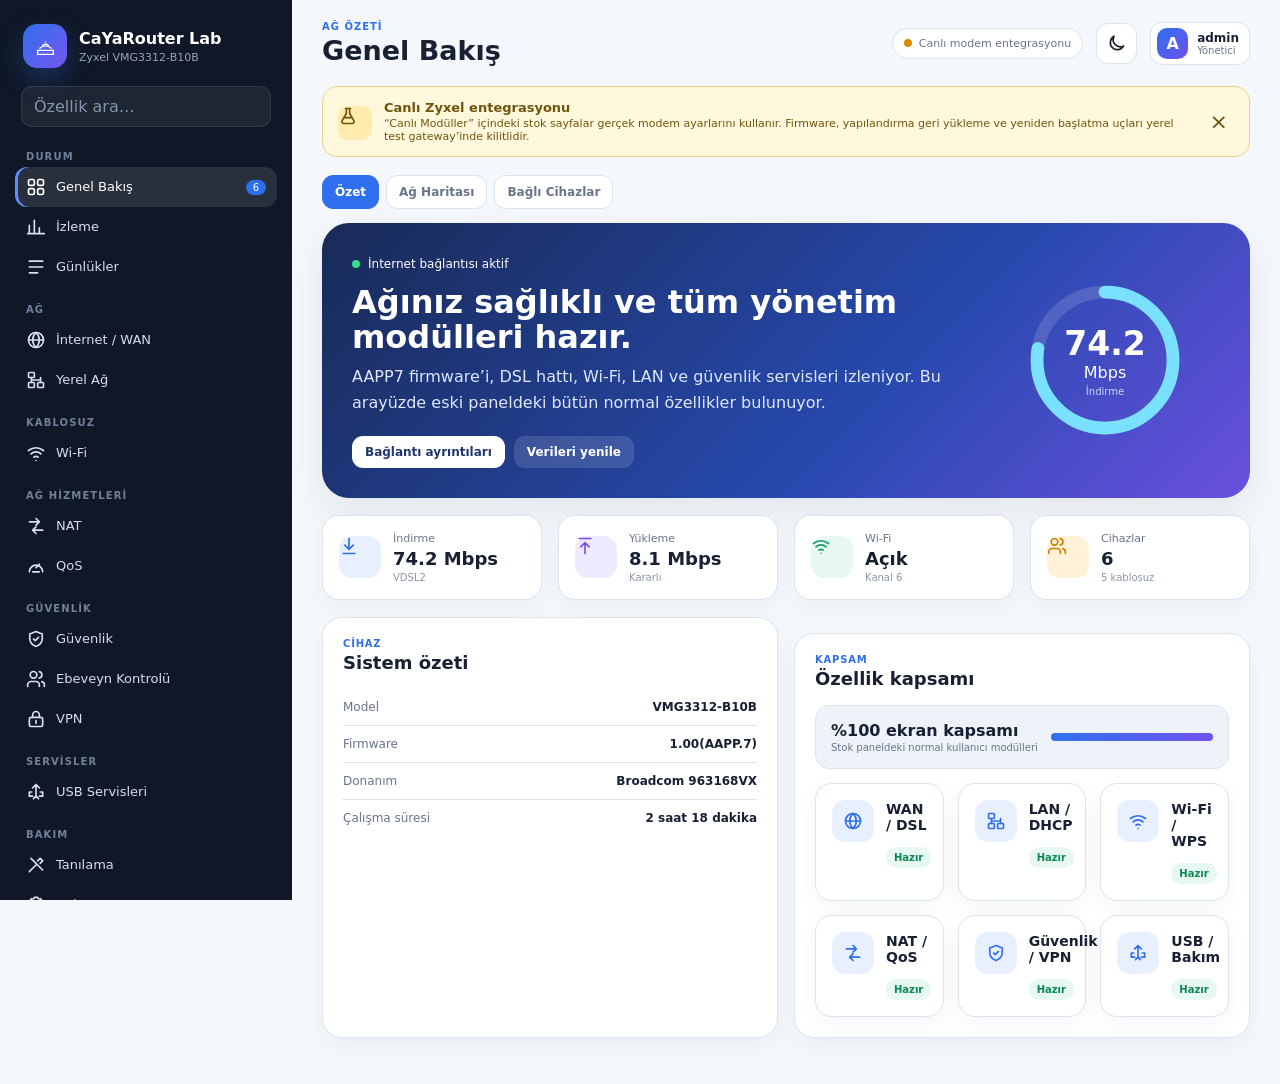
<file: ui-prototype/index.html>
<!doctype html>
<html lang="tr">
<head>
  <meta charset="utf-8">
  <meta name="viewport" content="width=device-width, initial-scale=1">
  <meta name="color-scheme" content="light dark">
  <title>CaYaRouter Lab — Zyxel VMG3312-B10B</title>
  <link rel="stylesheet" href="full-styles.css">
  <link rel="stylesheet" href="live-styles.css">
</head>
<body>
  <div class="app-shell">
    <aside class="sidebar" id="sidebar">
      <div class="brand">
        <div class="brand-mark" aria-hidden="true">
          <svg viewBox="0 0 48 48"><path d="M10 31h28v7H10zM14 27a14 14 0 0 1 20 0M19 22a7 7 0 0 1 10 0M24 16h.01"/></svg>
        </div>
        <div><strong>CaYaRouter Lab</strong><span>Zyxel VMG3312-B10B</span></div>
      </div>
      <div class="nav-search"><input id="menuSearch" type="search" placeholder="Özellik ara…" aria-label="Menüde ara"></div>
      <nav id="mainNav" aria-label="Yönetim menüsü"></nav>
      <div class="sidebar-footer">
        <div class="health-row"><i class="health-dot"></i><div><strong>Modem çevrimiçi</strong><small>1.00(AAPP.7) • Canlı Zyxel modülleri</small></div></div>
      </div>
    </aside>

    <main class="workspace">
      <header class="topbar">
        <div class="topbar-left">
          <button class="icon-button mobile-only" id="menuButton" aria-label="Menüyü aç"><span data-icon="menu"></span></button>
          <div><p class="eyebrow" id="pageEyebrow">Ağ özeti</p><h1 id="pageTitle">Genel Bakış</h1></div>
        </div>
        <div class="topbar-actions">
          <div class="mode-pill"><i></i> Canlı modem entegrasyonu</div>
          <button class="icon-button" id="themeButton" aria-label="Temayı değiştir"><span data-icon="moon"></span></button>
          <button class="profile-button" type="button"><span class="avatar">A</span><span class="profile-copy"><strong>admin</strong><small>Yönetici</small></span></button>
        </div>
      </header>

      <div class="safety-banner" id="safetyBanner">
        <span class="banner-icon" data-icon="flask"></span>
        <div><strong>Canlı Zyxel entegrasyonu</strong><span>“Canlı Modüller” içindeki stok sayfalar gerçek modem ayarlarını kullanır. Firmware, yapılandırma geri yükleme ve yeniden başlatma uçları yerel test gateway’inde kilitlidir.</span></div>
        <button id="dismissBanner" aria-label="Bildirimi kapat">×</button>
      </div>

      <div class="tabbar" id="tabbar" aria-label="Sayfa sekmeleri"></div>
      <section class="page-content" id="pageContent" aria-live="polite"></section>
      <div class="toast" id="toast" role="status" aria-live="polite"></div>
    </main>
  </div>

  <div class="modal-backdrop" id="modalBackdrop" role="dialog" aria-modal="true" aria-labelledby="modalTitle">
    <div class="modal">
      <div class="modal-header"><h3 id="modalTitle">Kayıt ekle</h3><button class="modal-close" id="modalClose" aria-label="Kapat">×</button></div>
      <div id="modalBody"></div>
      <div class="modal-footer"><button class="secondary-button" id="modalCancel">Vazgeç</button><button class="primary-button" id="modalSave">Kaydet</button></div>
    </div>
  </div>

  <script src="live-modules.js"></script>
  <script src="full-app.js"></script>
</body>
</html>
</file>
<file: ui-prototype/full-styles.css>
:root{--bg:#f4f7fb;--surface:#fff;--surface2:#eef3f9;--surface3:#e5ecf5;--text:#182033;--muted:#69758a;--line:#dce4ef;--primary:#2f6fed;--primary2:#6f52ed;--success:#159f68;--warning:#d98b00;--danger:#d33a2c;--sidebar:#101827;--sidebarText:#d6dfed;--shadow:0 14px 38px rgba(27,39,68,.08);--radius:20px}*{box-sizing:border-box}html{font-family:Inter,ui-sans-serif,system-ui,-apple-system,BlinkMacSystemFont,"Segoe UI",sans-serif;background:var(--bg);color:var(--text)}body{margin:0;min-width:320px;background:var(--bg)}button,input,select,textarea{font:inherit}.app-shell{min-height:100vh;display:grid;grid-template-columns:292px minmax(0,1fr)}.sidebar{position:sticky;top:0;height:100vh;background:var(--sidebar);color:var(--sidebarText);display:flex;flex-direction:column;padding:20px 15px;overflow:auto;z-index:30}.brand{display:flex;align-items:center;gap:12px;padding:4px 8px 18px}.brand-mark{width:44px;height:44px;border-radius:14px;display:grid;place-items:center;color:#fff;background:linear-gradient(135deg,#2f6fed,#7757ee);box-shadow:0 10px 24px rgba(47,111,237,.28)}.brand-mark svg{width:27px;height:27px;fill:none;stroke:currentColor;stroke-width:2.4;stroke-linecap:round}.brand strong,.brand span{display:block}.brand strong{color:#fff;font-size:16px}.brand span{color:#94a4bc;font-size:11px;margin-top:3px}.nav-search{padding:0 6px 14px}.nav-search input{width:100%;border:1px solid rgba(255,255,255,.09);background:rgba(255,255,255,.06);color:#fff;border-radius:11px;padding:10px 12px;outline:none}.nav-search input::placeholder{color:#8595ad}.nav-group{margin:3px 0 10px}.nav-group-label{display:block;padding:7px 11px 5px;color:#708098;font-size:10px;font-weight:800;text-transform:uppercase;letter-spacing:.11em}.nav-item{width:100%;border:0;background:transparent;color:inherit;border-radius:12px;padding:10px 11px;display:flex;align-items:center;gap:10px;cursor:pointer;text-align:left}.nav-item:hover,.nav-item.active{background:rgba(255,255,255,.1);color:#fff}.nav-item.active{box-shadow:inset 3px 0 0 #5f8cff}.nav-icon{width:20px;height:20px;display:grid;place-items:center;flex:none}.nav-icon svg,.icon-button svg,.status-icon svg,.feature-icon svg,.action-icon svg,.banner-icon svg{width:20px;height:20px;fill:none;stroke:currentColor;stroke-width:2;stroke-linecap:round;stroke-linejoin:round}.nav-text{font-size:13px;line-height:1.2}.nav-badge{margin-left:auto;border-radius:999px;background:#2f6fed;color:#fff;padding:2px 7px;font-size:10px}.sidebar-footer{margin-top:auto;border-top:1px solid rgba(255,255,255,.09);padding:14px 8px 2px}.health-row{display:flex;align-items:center;gap:9px}.health-dot{width:9px;height:9px;border-radius:50%;background:#29d37d;box-shadow:0 0 0 5px rgba(41,211,125,.12)}.health-row strong,.health-row small{display:block}.health-row strong{font-size:12px;color:#fff}.health-row small{font-size:10px;color:#91a1b8;margin-top:2px}.workspace{min-width:0;padding:0 30px 46px}.topbar{height:86px;display:flex;align-items:center;justify-content:space-between;gap:18px}.topbar-left,.topbar-actions{display:flex;align-items:center;gap:13px}.eyebrow{margin:0;color:var(--primary);font-size:10px;font-weight:800;text-transform:uppercase;letter-spacing:.1em}.topbar h1{font-size:27px;margin:3px 0 0}.mode-pill{display:flex;align-items:center;gap:7px;padding:8px 11px;border:1px solid var(--line);border-radius:999px;background:var(--surface);color:var(--muted);font-size:11px}.mode-pill i{width:8px;height:8px;border-radius:50%;background:var(--warning)}.icon-button,.profile-button{border:1px solid var(--line);background:var(--surface);color:var(--text);cursor:pointer;border-radius:12px}.icon-button{width:41px;height:41px;display:grid;place-items:center}.profile-button{display:flex;align-items:center;gap:9px;padding:5px 10px 5px 6px}.avatar{width:31px;height:31px;border-radius:10px;display:grid;place-items:center;color:#fff;background:linear-gradient(135deg,#2f6fed,#6f52ed);font-weight:800}.profile-copy strong,.profile-copy small{display:block;text-align:left}.profile-copy strong{font-size:12px}.profile-copy small{font-size:10px;color:var(--muted)}.safety-banner{display:flex;align-items:center;gap:12px;border:1px solid #ecd38a;background:#fff8dd;color:#6f550c;padding:13px 15px;border-radius:15px;margin-bottom:18px}.banner-icon{width:34px;height:34px;border-radius:10px;background:#ffebad;display:grid;place-items:center;flex:none}.safety-banner strong,.safety-banner span{display:block}.safety-banner strong{font-size:13px}.safety-banner span{font-size:11px;margin-top:2px}.safety-banner button{margin-left:auto;border:0;background:transparent;color:inherit;font-size:22px;cursor:pointer}.tabbar{display:flex;gap:7px;overflow:auto;padding:0 0 14px;scrollbar-width:thin}.tab-button{white-space:nowrap;border:1px solid var(--line);background:var(--surface);color:var(--muted);border-radius:11px;padding:9px 12px;cursor:pointer;font-size:12px;font-weight:700}.tab-button:hover,.tab-button.active{color:#fff;background:var(--primary);border-color:var(--primary)}.page-content{animation:fade .18s ease}@keyframes fade{from{opacity:.35;transform:translateY(4px)}to{opacity:1;transform:none}}.hero{display:grid;grid-template-columns:minmax(0,1fr) 230px;gap:28px;align-items:center;border-radius:27px;padding:30px;background:linear-gradient(135deg,#192a56,#2749ae 60%,#6a50df);color:#fff;box-shadow:var(--shadow)}.hero-kicker{display:inline-flex;align-items:center;gap:8px;font-size:12px}.hero-kicker i{width:8px;height:8px;border-radius:50%;background:#36dc8b}.hero h2{font-size:32px;line-height:1.1;margin:13px 0 9px}.hero p{color:#dce7ff;line-height:1.6;margin:0;max-width:720px}.hero-actions{display:flex;gap:9px;margin-top:20px}.speed-ring{position:relative;width:170px;height:170px;justify-self:center}.speed-ring svg{width:100%;transform:rotate(-90deg)}.speed-ring circle{fill:none;stroke-width:12}.speed-ring .track{stroke:rgba(255,255,255,.14)}.speed-ring .value{stroke:#79e0ff;stroke-dasharray:402;stroke-dashoffset:90;stroke-linecap:round}.speed-ring div{position:absolute;inset:0;display:grid;place-content:center;text-align:center}.speed-ring strong{font-size:33px}.speed-ring span,.speed-ring small{display:block}.speed-ring small{color:#cad6f0;font-size:10px;margin-top:4px}.grid{display:grid;gap:16px}.grid.cols-2{grid-template-columns:repeat(2,minmax(0,1fr))}.grid.cols-3{grid-template-columns:repeat(3,minmax(0,1fr))}.grid.cols-4{grid-template-columns:repeat(4,minmax(0,1fr))}.stats{margin:17px 0}.stat-card,.panel,.feature-card{background:var(--surface);border:1px solid var(--line);box-shadow:0 7px 22px rgba(28,39,64,.045)}.stat-card{border-radius:17px;padding:16px;display:flex;align-items:center;gap:12px}.status-icon,.feature-icon,.action-icon{width:42px;height:42px;border-radius:13px;display:grid;place-items:center;flex:none}.status-icon.blue,.feature-icon.blue{background:#e8f0ff;color:#2f6fed}.status-icon.green,.feature-icon.green{background:#e7f8f1;color:#159f68}.status-icon.violet,.feature-icon.violet{background:#efeafd;color:#6f52ed}.status-icon.amber,.feature-icon.amber{background:#fff2d9;color:#cb8000}.status-icon.red,.feature-icon.red{background:#fdebea;color:#c9382b}.stat-card span,.stat-card strong,.stat-card small{display:block}.stat-card span{font-size:11px;color:var(--muted)}.stat-card strong{font-size:18px;margin:3px 0}.stat-card small{font-size:10px;color:#8b96a8}.panel{border-radius:var(--radius);padding:20px}.panel+.panel{margin-top:16px}.panel-header{display:flex;align-items:center;justify-content:space-between;gap:13px;margin-bottom:16px}.panel-title small{display:block;color:var(--primary);font-weight:800;text-transform:uppercase;letter-spacing:.08em;font-size:10px}.panel-title h3{margin:3px 0 0;font-size:18px}.panel-actions{display:flex;gap:8px;align-items:center}.badge{display:inline-flex;align-items:center;gap:6px;border-radius:999px;padding:5px 8px;font-size:10px;font-weight:800}.badge.success{background:#e6f8ef;color:#0b8757}.badge.warning{background:#fff2d9;color:#a86b00}.badge.neutral{background:var(--surface2);color:var(--muted)}.badge.danger{background:#fdebea;color:#b52b21}.primary-button,.secondary-button,.danger-button,.ghost-button{border:0;border-radius:11px;padding:9px 13px;cursor:pointer;font-weight:750;font-size:12px}.primary-button{background:var(--primary);color:#fff}.secondary-button{background:var(--surface2);color:var(--text)}.ghost-button{background:transparent;color:var(--primary)}.danger-button{background:var(--danger);color:#fff}.hero .primary-button{background:#fff;color:#20376e}.hero .secondary-button{background:rgba(255,255,255,.13);color:#fff}.detail-list{margin:0}.detail-list div{display:flex;justify-content:space-between;gap:14px;padding:11px 0;border-bottom:1px solid var(--line)}.detail-list div:last-child{border-bottom:0}.detail-list dt{color:var(--muted);font-size:12px}.detail-list dd{margin:0;font-size:12px;font-weight:750;text-align:right}.form-grid{display:grid;grid-template-columns:repeat(2,minmax(0,1fr));gap:14px}.form-grid.cols-3{grid-template-columns:repeat(3,minmax(0,1fr))}.field{display:grid;gap:6px}.field>span{font-size:11px;color:var(--muted);font-weight:650}.field input,.field select,.field textarea,.toolbar input,.toolbar select{width:100%;border:1px solid var(--line);border-radius:10px;background:var(--surface);color:var(--text);padding:10px 11px;outline:none}.field input:focus,.field select:focus,.field textarea:focus,.toolbar input:focus,.toolbar select:focus{border-color:var(--primary);box-shadow:0 0 0 3px rgba(47,111,237,.11)}.field textarea{min-height:90px;resize:vertical}.field-hint{font-size:10px;color:#8a95a8}.form-actions{display:flex;justify-content:flex-end;gap:8px;margin-top:17px;padding-top:15px;border-top:1px solid var(--line)}.switch{display:inline-flex;align-items:center;gap:8px;cursor:pointer}.switch input{display:none}.switch-track{width:42px;height:24px;border-radius:999px;background:#c7d0dc;position:relative;transition:.2s}.switch-track:after{content:"";position:absolute;width:18px;height:18px;left:3px;top:3px;border-radius:50%;background:#fff;transition:.2s}.switch input:checked+.switch-track{background:var(--primary)}.switch input:checked+.switch-track:after{transform:translateX(18px)}.switch-label{font-size:11px;font-weight:700}.table-wrap{overflow:auto;border:1px solid var(--line);border-radius:13px}.data-table{width:100%;border-collapse:collapse;min-width:720px}.data-table th,.data-table td{text-align:left;padding:12px;border-bottom:1px solid var(--line);font-size:11px}.data-table th{font-size:10px;color:var(--muted);text-transform:uppercase;letter-spacing:.06em;background:var(--surface2)}.data-table tr:last-child td{border-bottom:0}.row-actions{display:flex;gap:6px}.row-button{border:0;background:var(--surface2);color:var(--text);border-radius:8px;padding:6px 8px;cursor:pointer;font-size:10px}.row-button.delete{color:var(--danger)}.toolbar{display:flex;align-items:center;gap:8px;flex-wrap:wrap}.toolbar input{width:220px}.toolbar select{width:auto}.empty-state{text-align:center;color:var(--muted);padding:34px 20px}.feature-grid{display:grid;grid-template-columns:repeat(3,minmax(0,1fr));gap:14px}.feature-card{border-radius:17px;padding:16px;display:flex;gap:12px;align-items:flex-start}.feature-card h4{margin:1px 0 5px;font-size:14px}.feature-card p{margin:0;color:var(--muted);font-size:11px;line-height:1.5}.feature-card .badge{margin-top:9px}.chart{height:210px;color:var(--primary)}.chart svg{width:100%;height:180px}.chart-grid{stroke:var(--line);stroke-width:1}.chart-fill{fill:url(#trafficFill)}.chart-line{fill:none;stroke:currentColor;stroke-width:3;stroke-linecap:round}.chart-labels{display:flex;justify-content:space-between;color:var(--muted);font-size:9px}.log-list{display:grid;gap:8px;max-height:420px;overflow:auto}.log-row{display:grid;grid-template-columns:115px 75px minmax(0,1fr);gap:10px;padding:10px 11px;border-radius:10px;background:var(--surface2);font-size:10px}.log-row time{color:var(--muted)}.log-level{font-weight:800}.log-level.info{color:var(--primary)}.log-level.warn{color:var(--warning)}.log-level.error{color:var(--danger)}.diagnostic-list{display:grid;gap:10px}.diagnostic-row{display:flex;align-items:center;gap:12px;padding:13px;border:1px solid var(--line);border-radius:13px}.diagnostic-row .action-icon{background:var(--surface2);color:var(--primary)}.diagnostic-row div{flex:1}.diagnostic-row strong,.diagnostic-row small{display:block}.diagnostic-row small{color:var(--muted);font-size:10px;margin-top:3px}.coverage{display:flex;align-items:center;gap:13px;padding:15px;border:1px solid var(--line);border-radius:14px;background:var(--surface2)}.coverage-meter{height:8px;border-radius:999px;background:var(--surface3);overflow:hidden;flex:1}.coverage-meter span{display:block;height:100%;width:100%;background:linear-gradient(90deg,var(--primary),var(--primary2))}.coverage strong,.coverage small{display:block}.coverage small{font-size:10px;color:var(--muted);margin-top:2px}.modal-backdrop{position:fixed;inset:0;background:rgba(5,10,20,.55);display:none;align-items:center;justify-content:center;padding:20px;z-index:100}.modal-backdrop.open{display:flex}.modal{width:min(520px,100%);background:var(--surface);border:1px solid var(--line);border-radius:20px;box-shadow:0 25px 70px rgba(0,0,0,.3);padding:20px}.modal-header{display:flex;align-items:center;justify-content:space-between;margin-bottom:14px}.modal-header h3{margin:0}.modal-close{border:0;background:transparent;color:var(--text);font-size:22px;cursor:pointer}.modal-footer{display:flex;justify-content:flex-end;gap:8px;margin-top:18px}.toast{position:fixed;right:25px;bottom:25px;background:#172033;color:#fff;padding:12px 15px;border-radius:11px;box-shadow:var(--shadow);opacity:0;transform:translateY(10px);pointer-events:none;transition:.2s;z-index:120;font-size:12px}.toast.show{opacity:1;transform:none}.mobile-only{display:none}[data-theme="dark"]{--bg:#0d1422;--surface:#151e2e;--surface2:#1b2739;--surface3:#253348;--text:#e7edf7;--muted:#9eabc0;--line:#29364a;--sidebar:#080d16;--shadow:0 16px 40px rgba(0,0,0,.26)}[data-theme="dark"] .safety-banner{background:#2e2917;border-color:#584b22;color:#f2dc97}[data-theme="dark"] .banner-icon{background:#493f1d}@media(max-width:1180px){.grid.cols-4{grid-template-columns:repeat(2,minmax(0,1fr))}.feature-grid{grid-template-columns:repeat(2,minmax(0,1fr))}.grid.cols-3{grid-template-columns:repeat(2,minmax(0,1fr))}}@media(max-width:900px){.app-shell{display:block}.sidebar{position:fixed;left:-310px;width:292px;transition:.2s;box-shadow:20px 0 50px rgba(0,0,0,.28)}.sidebar.open{left:0}.workspace{padding:0 18px 38px}.mobile-only{display:grid}.profile-copy,.mode-pill{display:none}.hero{grid-template-columns:1fr}.speed-ring{display:none}.grid.cols-2,.grid.cols-3{grid-template-columns:1fr}.form-grid,.form-grid.cols-3{grid-template-columns:1fr}.topbar{height:78px}.topbar h1{font-size:23px}}@media(max-width:620px){.workspace{padding-inline:12px}.grid.cols-4,.feature-grid{grid-template-columns:1fr}.hero{padding:23px}.hero h2{font-size:26px}.hero-actions{flex-direction:column}.hero-actions button{width:100%}.panel{padding:16px}.panel-header{align-items:flex-start;flex-direction:column}.toolbar{width:100%}.toolbar input{width:100%}.log-row{grid-template-columns:1fr}.safety-banner{align-items:flex-start}}
</file>
<file: ui-prototype/live-styles.css>
.live-summary{display:flex;align-items:center;justify-content:space-between;gap:16px;padding:16px 18px;margin-bottom:16px;border:1px solid var(--line);border-radius:16px;background:var(--surface)}.live-summary strong,.live-summary span{display:block}.live-summary strong{font-size:17px}.live-summary div span{margin-top:4px;color:var(--muted);font-size:11px}.live-toolbar{margin-bottom:16px}.live-group{margin-bottom:18px}.live-group-title{display:flex;align-items:center;justify-content:space-between;margin:0 2px 9px}.live-group-title span{font-weight:800;font-size:13px}.live-group-title small{color:var(--muted)}.live-grid{display:grid;grid-template-columns:repeat(3,minmax(0,1fr));gap:11px}.live-module-card{display:flex;align-items:center;gap:11px;width:100%;padding:14px;border:1px solid var(--line);border-radius:15px;background:var(--surface);color:var(--text);cursor:pointer;text-align:left;box-shadow:0 6px 18px rgba(28,39,64,.035)}.live-module-card:hover{border-color:var(--primary);transform:translateY(-1px)}.live-module-card.critical{border-color:rgba(211,58,44,.35)}.live-module-copy{min-width:0;flex:1}.live-module-copy strong,.live-module-copy small{display:block}.live-module-copy strong{font-size:12px}.live-module-copy small{margin-top:4px;color:var(--muted);font-size:9px}.live-open-mark{font-size:22px;color:var(--muted)}.live-viewer{border:1px solid var(--line);border-radius:17px;background:var(--surface);overflow:hidden}.live-viewer-header{display:flex;align-items:center;justify-content:space-between;gap:12px;padding:12px 14px;border-bottom:1px solid var(--line);background:var(--surface2)}.live-viewer-header small,.live-viewer-header strong{display:block}.live-viewer-header small{font-size:9px;color:var(--muted);text-transform:uppercase;letter-spacing:.08em}.live-viewer-header strong{font-size:13px;margin-top:2px}.live-viewer iframe{display:block;width:100%;height:min(74vh,900px);min-height:620px;border:0;background:#fff}@media(max-width:1180px){.live-grid{grid-template-columns:repeat(2,minmax(0,1fr))}}@media(max-width:680px){.live-grid{grid-template-columns:1fr}.live-summary{align-items:flex-start}.live-viewer iframe{min-height:540px}}
</file>
